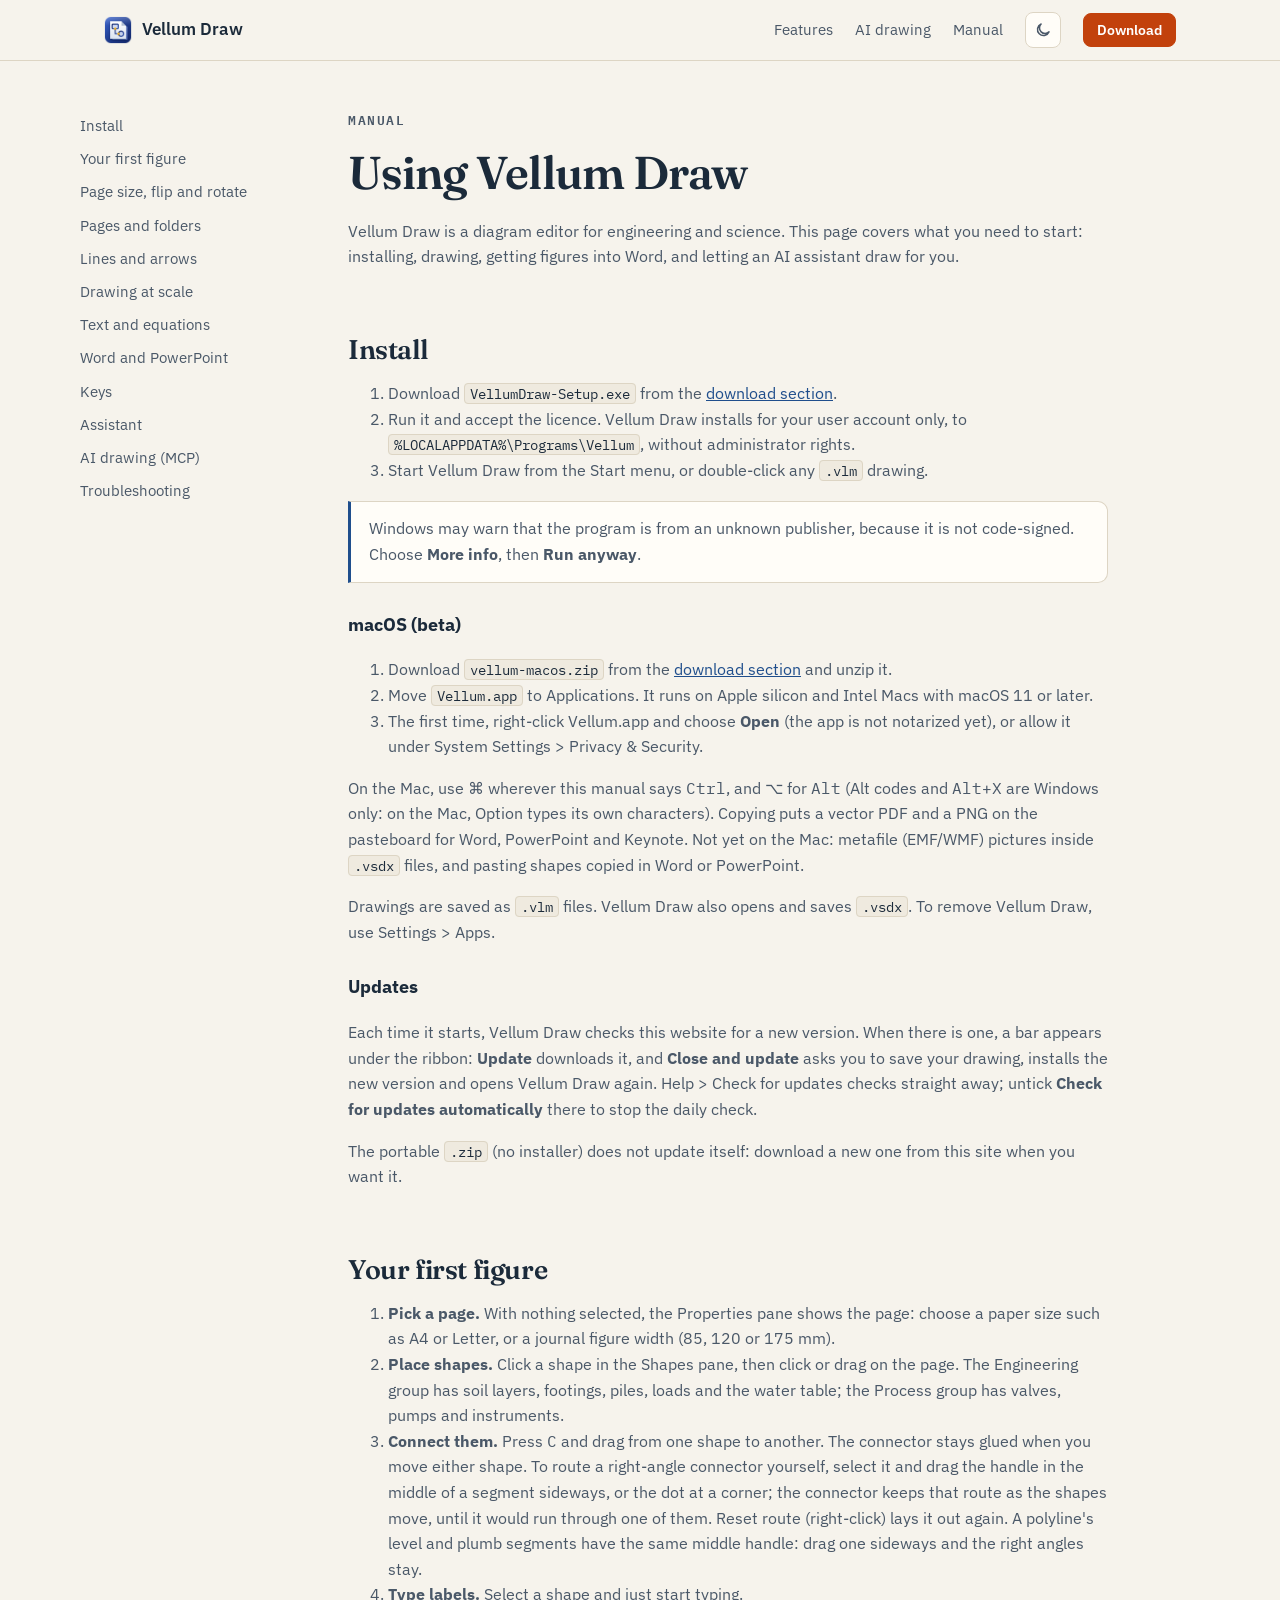
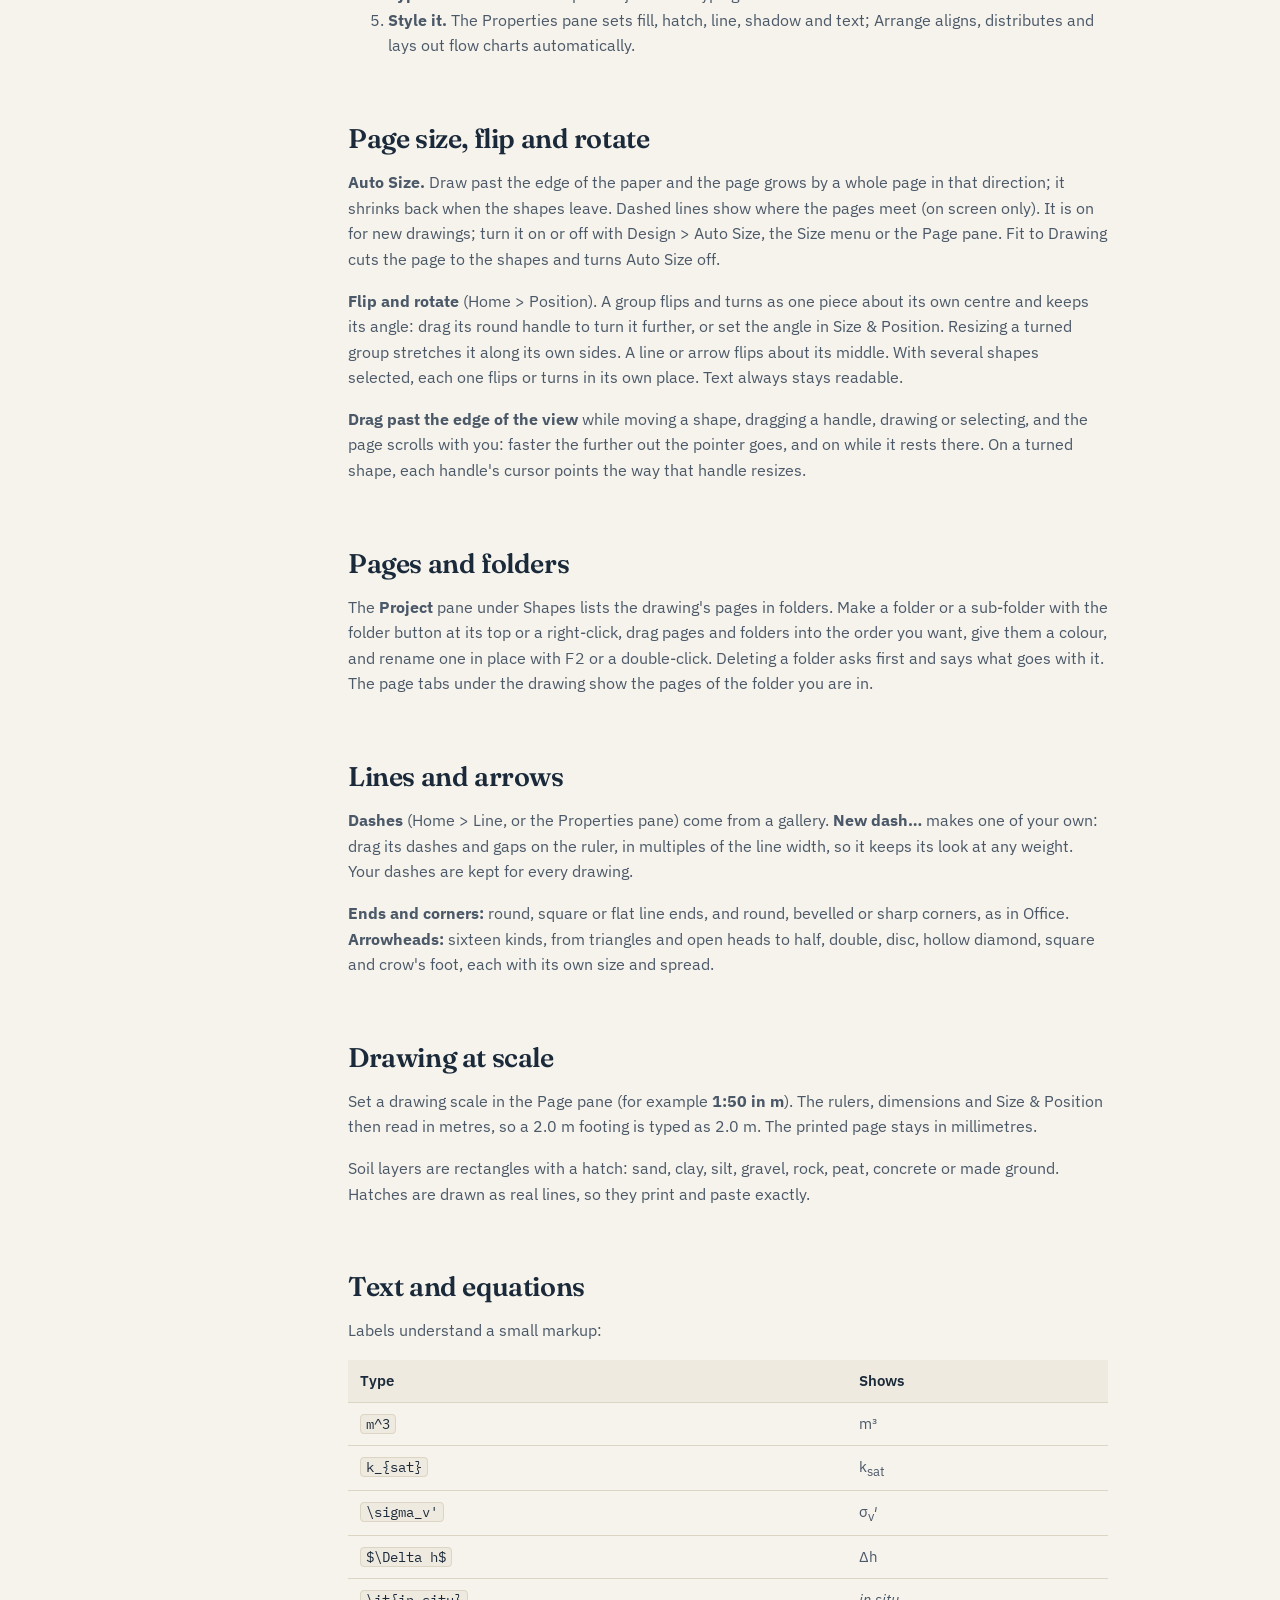
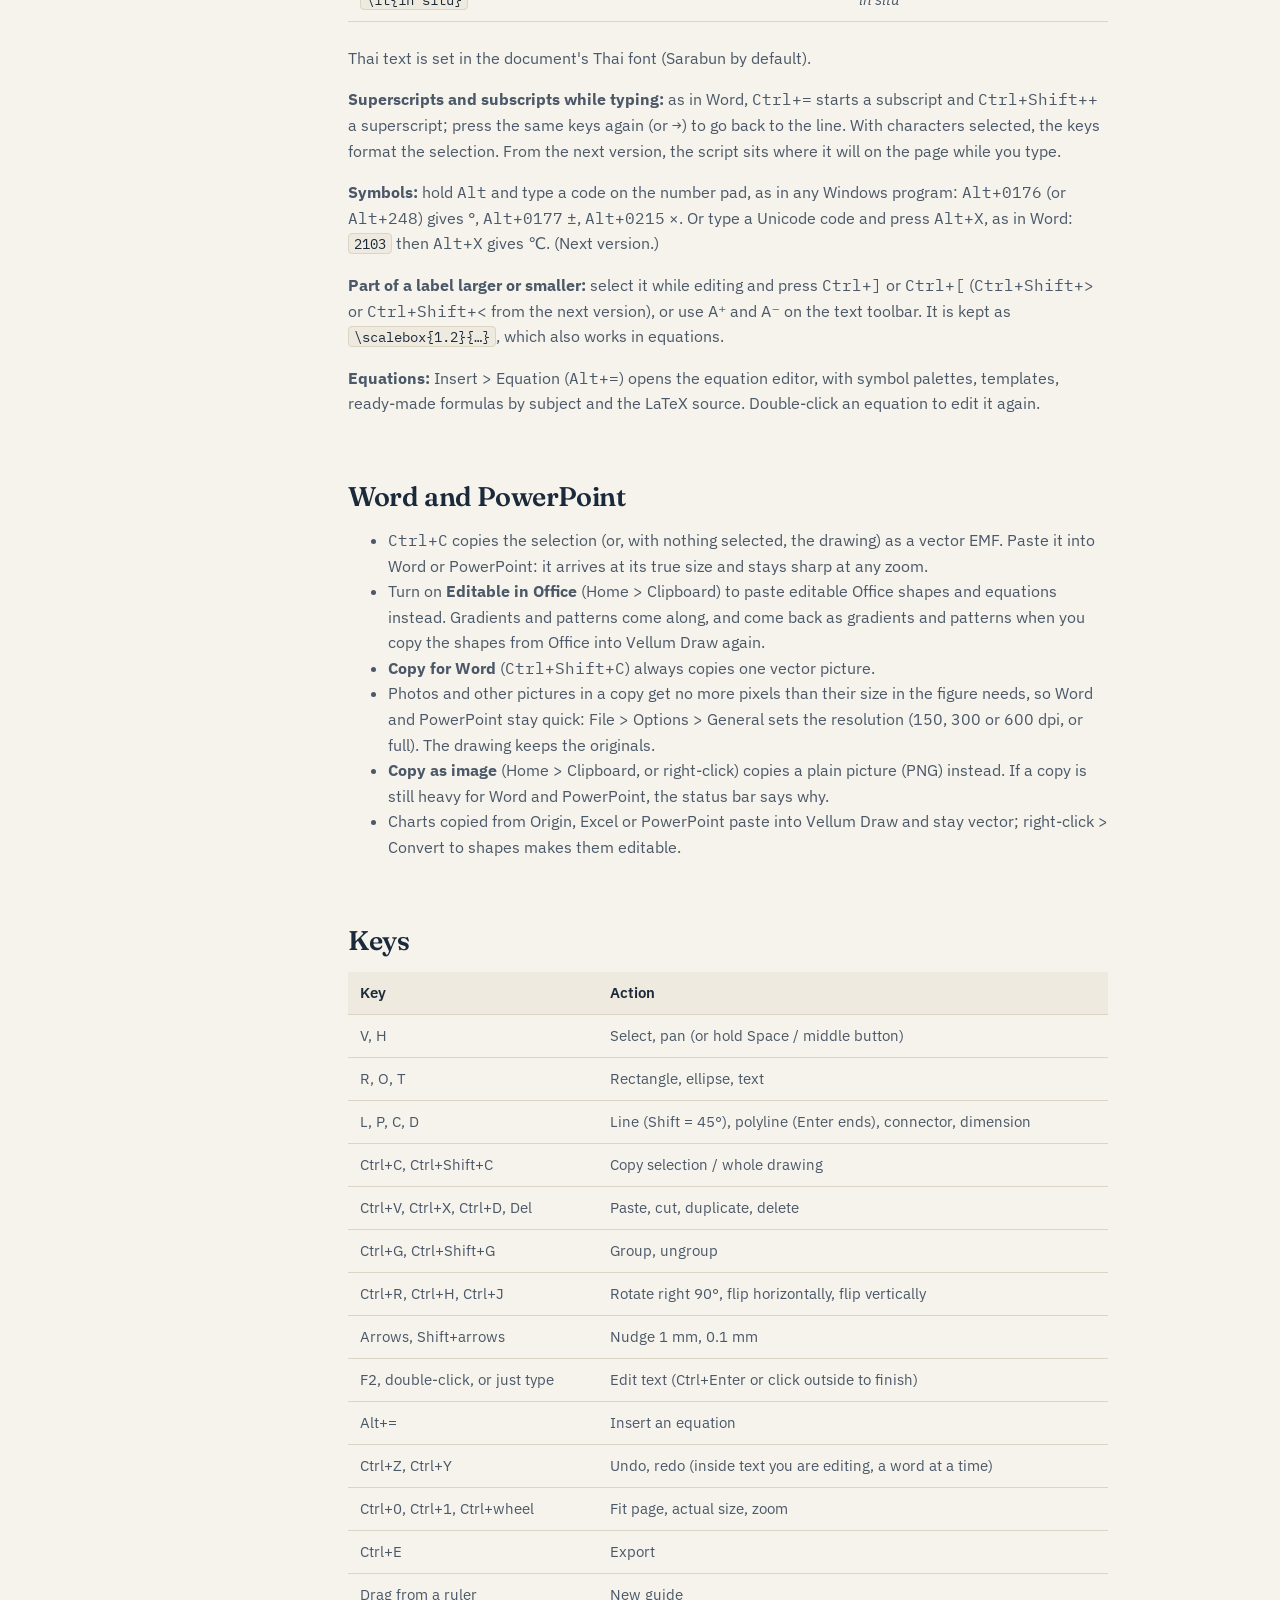
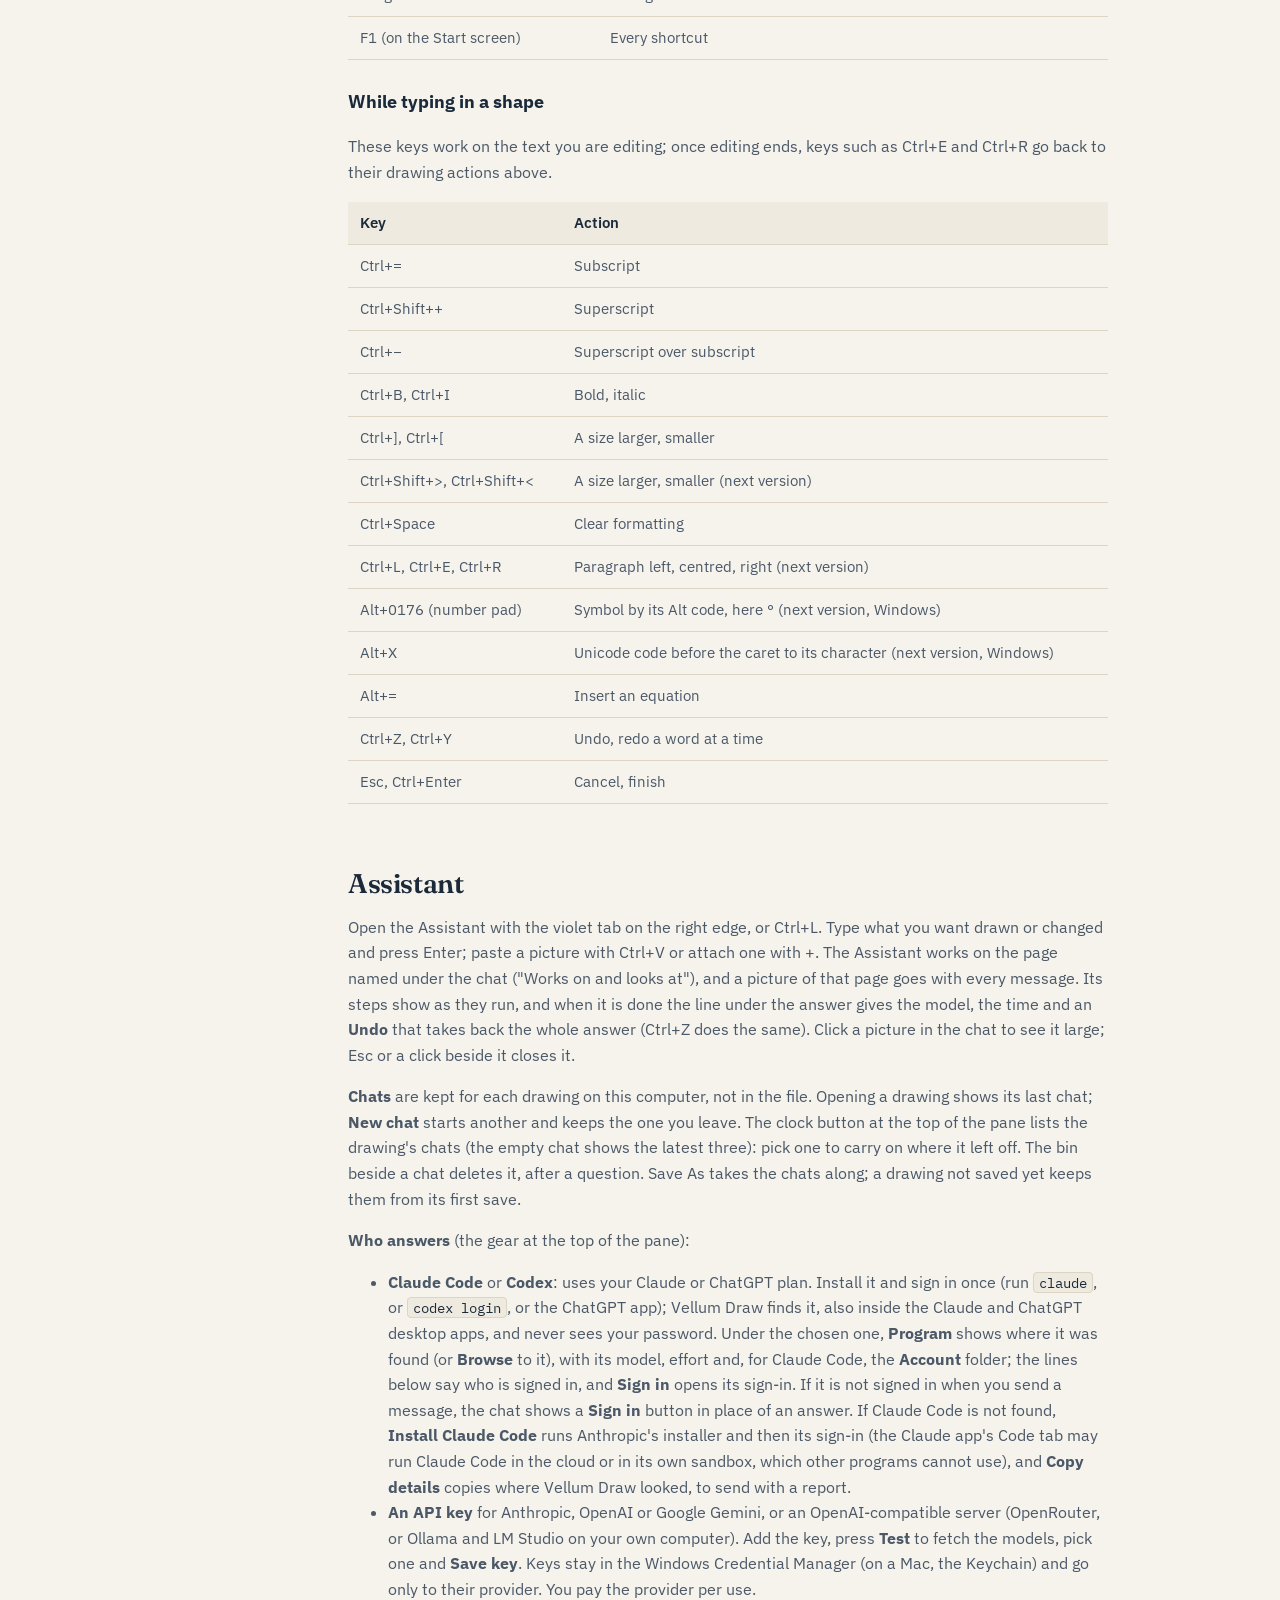
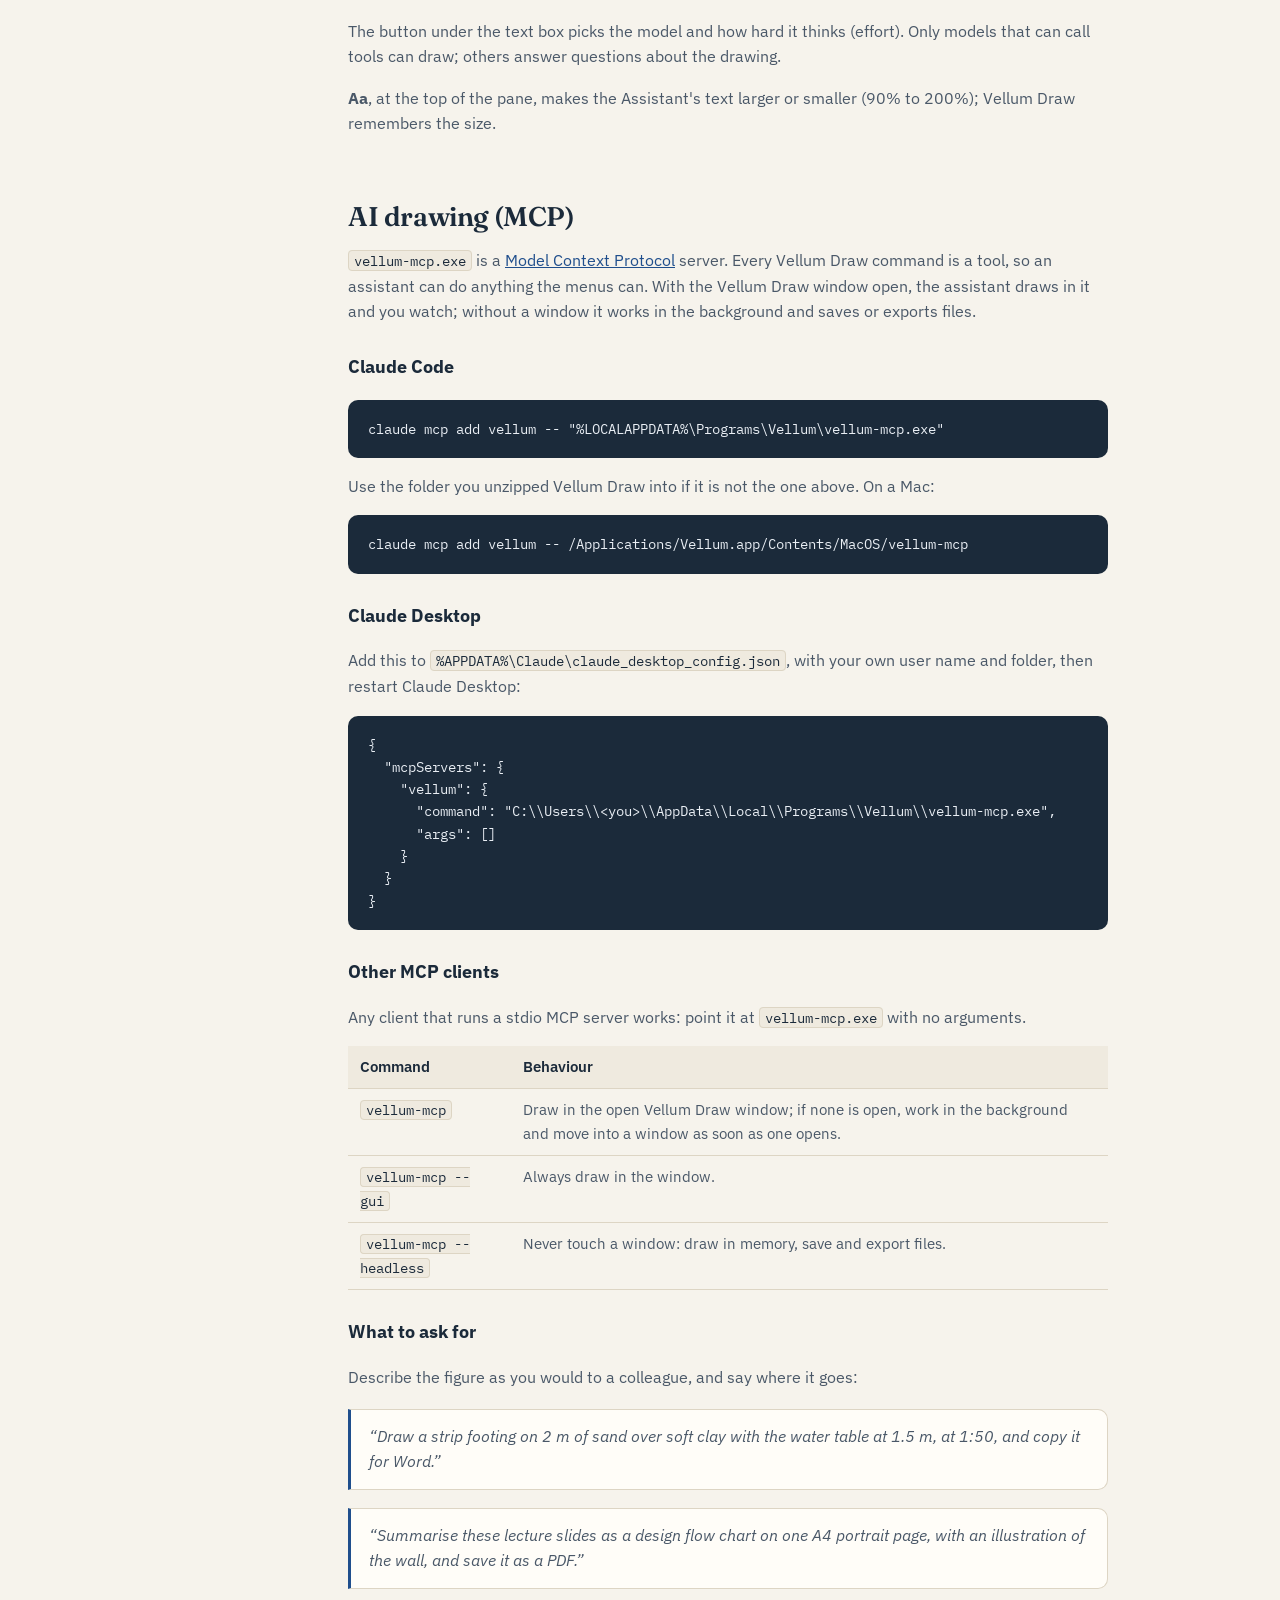
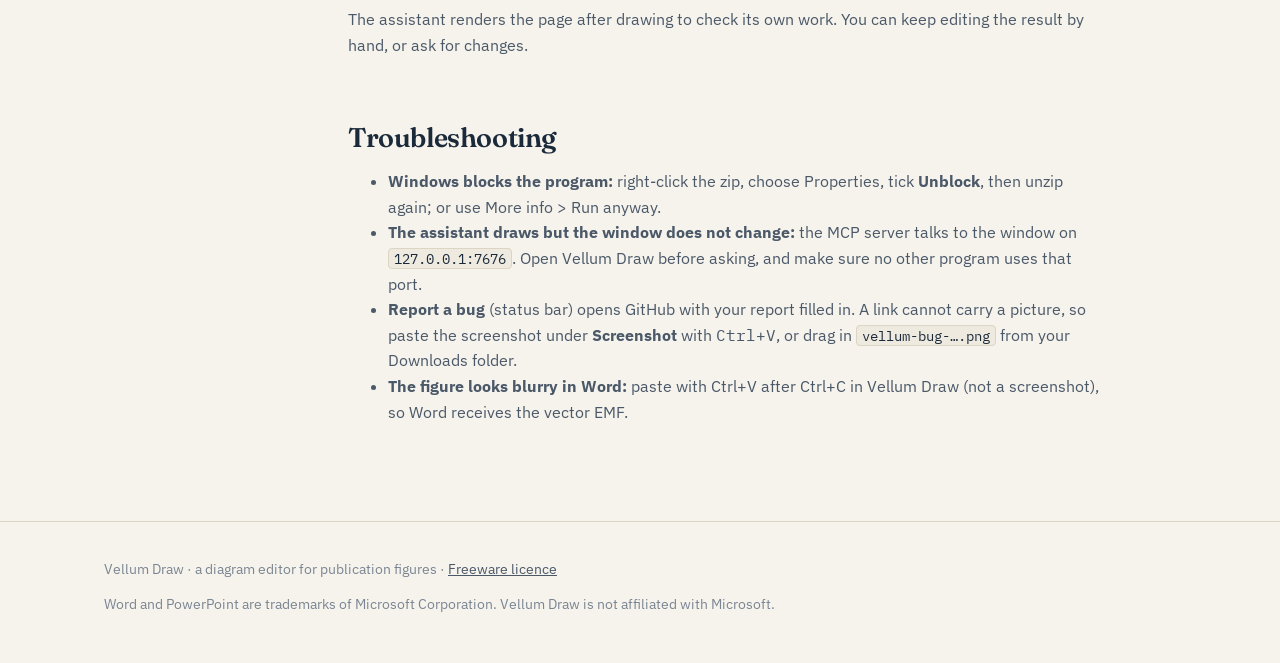
<file: manual.html>
<!doctype html>
<html lang="en">
<head>
<meta charset="utf-8">
<meta name="viewport" content="width=device-width, initial-scale=1">
<title>Vellum Draw manual</title>
<meta name="description" content="Install Vellum Draw, draw your first figure, paste it into Word, and connect an AI assistant through MCP.">
<link rel="icon" href="assets/icon.svg" type="image/svg+xml">
<link rel="preconnect" href="https://fonts.googleapis.com">
<link rel="preconnect" href="https://fonts.gstatic.com" crossorigin>
<link href="https://fonts.googleapis.com/css2?family=Fraunces:ital,opsz,wght@0,9..144,500;0,9..144,600;1,9..144,500&family=IBM+Plex+Mono:wght@400;600&family=IBM+Plex+Sans:wght@400;600&display=swap" rel="stylesheet">
<link rel="stylesheet" href="style.css?v=2">
<script src="theme.js"></script>
</head>
<body>

<header class="top">
  <div class="wrap">
    <a class="brand" href="./"><img src="assets/icon-256.png" alt="">Vellum Draw</a>
    <nav>
      <a href="./#features">Features</a>
      <a href="./#agents">AI drawing</a>
      <a href="manual.html">Manual</a>
      <button class="theme-toggle" type="button" aria-label="Switch theme">
        <svg class="to-dark" viewBox="0 0 24 24" fill="none" stroke="currentColor" stroke-width="2" stroke-linecap="round" stroke-linejoin="round" aria-hidden="true"><path d="M20 14.5A8 8 0 1 1 9.5 4a6.5 6.5 0 0 0 10.5 10.5z"/></svg>
        <svg class="to-light" viewBox="0 0 24 24" fill="none" stroke="currentColor" stroke-width="2" stroke-linecap="round" stroke-linejoin="round" aria-hidden="true"><circle cx="12" cy="12" r="4"/><path d="M12 2v2M12 20v2M4.9 4.9l1.4 1.4M17.7 17.7l1.4 1.4M2 12h2M20 12h2M4.9 19.1l1.4-1.4M17.7 6.3l1.4-1.4"/></svg>
      </button>
      <a class="btn small primary" href="./#download">Download</a>
    </nav>
  </div>
</header>

<main class="wrap doc">
  <nav class="toc" aria-label="Contents">
    <a href="#install">Install</a>
    <a href="#first">Your first figure</a>
    <a href="#page">Page size, flip and rotate</a>
    <a href="#pages">Pages and folders</a>
    <a href="#lines">Lines and arrows</a>
    <a href="#scale">Drawing at scale</a>
    <a href="#text">Text and equations</a>
    <a href="#word">Word and PowerPoint</a>
    <a href="#keys">Keys</a>
    <a href="#assistant">Assistant</a>
    <a href="#mcp">AI drawing (MCP)</a>
    <a href="#trouble">Troubleshooting</a>
  </nav>

  <article>
    <p class="eyebrow">Manual</p>
    <h1>Using Vellum Draw</h1>
    <p>Vellum Draw is a diagram editor for engineering and science. This page covers what you need to
      start: installing, drawing, getting figures into Word, and letting an AI assistant draw
      for you.</p>

    <h2 id="install">Install</h2>
    <ol>
      <li>Download <code>VellumDraw-Setup.exe</code> from the <a href="./#download">download section</a>.</li>
      <li>Run it and accept the licence. Vellum Draw installs for your user account only, to
        <code>%LOCALAPPDATA%\Programs\Vellum</code>, without administrator rights.</li>
      <li>Start Vellum Draw from the Start menu, or double-click any <code>.vlm</code> drawing.</li>
    </ol>
    <div class="callout"><p>Windows may warn that the program is from an unknown publisher,
      because it is not code-signed. Choose <b>More info</b>, then <b>Run anyway</b>.</p></div>
    <h3>macOS (beta)</h3>
    <ol>
      <li>Download <code>vellum-macos.zip</code> from the <a href="./#download">download section</a> and
        unzip it.</li>
      <li>Move <code>Vellum.app</code> to Applications. It runs on Apple silicon and Intel Macs
        with macOS 11 or later.</li>
      <li>The first time, right-click Vellum.app and choose <b>Open</b> (the app is not notarized
        yet), or allow it under System Settings &gt; Privacy &amp; Security.</li>
    </ol>
    <p>On the Mac, use <kbd>⌘</kbd> wherever this manual says <kbd>Ctrl</kbd>, and <kbd>⌥</kbd>
      for <kbd>Alt</kbd> (Alt codes and <kbd>Alt</kbd>+<kbd>X</kbd> are Windows only: on the
      Mac, Option types its own characters). Copying puts a vector PDF and a PNG on the pasteboard for Word,
      PowerPoint and Keynote. Not yet on the Mac: metafile (EMF/WMF) pictures inside
      <code>.vsdx</code> files, and pasting shapes copied in Word or PowerPoint.</p>
    <p>Drawings are saved as <code>.vlm</code> files. Vellum Draw also opens and saves
      <code>.vsdx</code>. To remove Vellum Draw, use Settings &gt; Apps.</p>

    <h3>Updates</h3>
    <p>Each time it starts, Vellum Draw checks this website for a new version. When there is one, a bar
      appears under the ribbon: <b>Update</b> downloads it, and <b>Close and update</b> asks you
      to save your drawing, installs the new version and opens Vellum Draw again. Help &gt; Check
      for updates checks straight away; untick <b>Check for updates automatically</b> there to
      stop the daily check.</p>
    <p>The portable <code>.zip</code> (no installer) does not update itself: download a new one
      from this site when you want it.</p>

    <h2 id="first">Your first figure</h2>
    <ol>
      <li><b>Pick a page.</b> With nothing selected, the Properties pane shows the page: choose
        a paper size such as A4 or Letter, or a journal figure width (85, 120 or 175 mm).</li>
      <li><b>Place shapes.</b> Click a shape in the Shapes pane, then click or drag on the
        page. The Engineering group has soil layers, footings, piles, loads and the water
        table; the Process group has valves, pumps and instruments.</li>
      <li><b>Connect them.</b> Press <kbd>C</kbd> and drag from one shape to another. The
        connector stays glued when you move either shape. To route a right-angle connector
        yourself, select it and drag the handle in the middle of a segment sideways, or the
        dot at a corner; the connector keeps that route as the shapes move, until it would run
        through one of them. Reset route (right-click) lays it out again. A polyline's level
        and plumb segments have the same middle handle: drag one sideways and the right angles
        stay.</li>
      <li><b>Type labels.</b> Select a shape and just start typing.</li>
      <li><b>Style it.</b> The Properties pane sets fill, hatch, line, shadow and text; Arrange
        aligns, distributes and lays out flow charts automatically.</li>
    </ol>

    <h2 id="page">Page size, flip and rotate</h2>
    <p><b>Auto Size.</b> Draw past the edge of the paper and the page grows by a whole page in
      that direction; it shrinks back when the shapes leave. Dashed lines show where the pages
      meet (on screen only). It is on for new drawings; turn it on or off with Design &gt; Auto
      Size, the Size menu or the Page pane. Fit to Drawing cuts the page to the shapes and turns
      Auto Size off.</p>
    <p><b>Flip and rotate</b> (Home &gt; Position). A group flips and turns as one piece about
      its own centre and keeps its angle: drag its round handle to turn it further, or set the
      angle in Size &amp; Position. Resizing a turned group stretches it along its own sides.
      A line or arrow flips about its middle. With several shapes selected, each one flips or
      turns in its own place. Text always stays readable.</p>
    <p><b>Drag past the edge of the view</b> while moving a shape, dragging a handle, drawing or
      selecting, and the page scrolls with you: faster the further out the pointer goes, and on
      while it rests there. On a turned shape, each handle's cursor points the way that handle
      resizes.</p>

    <h2 id="pages">Pages and folders</h2>
    <p>The <b>Project</b> pane under Shapes lists the drawing's pages in folders. Make a folder
      or a sub-folder with the folder button at its top or a right-click, drag pages and folders into the
      order you want, give them a colour, and rename one in place with <kbd>F2</kbd> or a
      double-click. Deleting a folder asks first and says what goes with it. The page tabs under
      the drawing show the pages of the folder you are in.</p>

    <h2 id="lines">Lines and arrows</h2>
    <p><b>Dashes</b> (Home &gt; Line, or the Properties pane) come from a gallery. <b>New
      dash…</b> makes one of your own: drag its dashes and gaps on the ruler, in multiples of
      the line width, so it keeps its look at any weight. Your dashes are kept for every
      drawing.</p>
    <p><b>Ends and corners:</b> round, square or flat line ends, and round, bevelled or sharp
      corners, as in Office. <b>Arrowheads:</b> sixteen kinds, from triangles and open heads to
      half, double, disc, hollow diamond, square and crow's foot, each with its own size and
      spread.</p>

    <h2 id="scale">Drawing at scale</h2>
    <p>Set a drawing scale in the Page pane (for example <b>1:50 in m</b>). The rulers,
      dimensions and Size &amp; Position then read in metres, so a 2.0 m footing is typed as
      2.0 m. The printed page stays in millimetres.</p>
    <p>Soil layers are rectangles with a hatch: sand, clay, silt, gravel, rock, peat, concrete
      or made ground. Hatches are drawn as real lines, so they print and paste exactly.</p>

    <h2 id="text">Text and equations</h2>
    <p>Labels understand a small markup:</p>
    <table>
      <tr><th>Type</th><th>Shows</th></tr>
      <tr><td><code>m^3</code></td><td>m³</td></tr>
      <tr><td><code>k_{sat}</code></td><td>k<sub>sat</sub></td></tr>
      <tr><td><code>\sigma_v'</code></td><td>σ<sub>v</sub>′</td></tr>
      <tr><td><code>$\Delta h$</code></td><td>Δh</td></tr>
      <tr><td><code>\it{in situ}</code></td><td><i>in situ</i></td></tr>
    </table>
    <p>Thai text is set in the document's Thai font (Sarabun by default).</p>
    <p><b>Superscripts and subscripts while typing:</b> as in Word,
      <kbd>Ctrl</kbd>+<kbd>=</kbd> starts a subscript and
      <kbd>Ctrl</kbd>+<kbd>Shift</kbd>+<kbd>+</kbd> a superscript; press the same keys again
      (or <kbd>→</kbd>) to go back to the line. With characters selected, the keys format the
      selection. From the next version, the script sits where it will on the page while you type.</p>
    <p><b>Symbols:</b> hold <kbd>Alt</kbd> and type a code on the number pad, as in any
      Windows program: <kbd>Alt</kbd>+<kbd>0176</kbd> (or <kbd>Alt</kbd>+<kbd>248</kbd>) gives °,
      <kbd>Alt</kbd>+<kbd>0177</kbd> ±, <kbd>Alt</kbd>+<kbd>0215</kbd> ×. Or type a Unicode code
      and press <kbd>Alt</kbd>+<kbd>X</kbd>, as in Word: <code>2103</code> then
      <kbd>Alt</kbd>+<kbd>X</kbd> gives ℃. (Next version.)</p>
    <p><b>Part of a label larger or smaller:</b> select it while editing and press
      <kbd>Ctrl</kbd>+<kbd>]</kbd> or <kbd>Ctrl</kbd>+<kbd>[</kbd>
      (<kbd>Ctrl</kbd>+<kbd>Shift</kbd>+<kbd>&gt;</kbd> or <kbd>Ctrl</kbd>+<kbd>Shift</kbd>+<kbd>&lt;</kbd>
      from the next version), or use A⁺ and A⁻ on the text toolbar. It is kept as <code>\scalebox{1.2}{…}</code>, which also works in
      equations.</p>
    <p><b>Equations:</b> Insert &gt; Equation (<kbd>Alt</kbd>+<kbd>=</kbd>) opens the
      equation editor, with symbol palettes, templates, ready-made formulas by subject and the
      LaTeX source. Double-click an equation to edit it again.</p>

    <h2 id="word">Word and PowerPoint</h2>
    <ul>
      <li><kbd>Ctrl</kbd>+<kbd>C</kbd> copies the selection (or, with nothing selected, the
        drawing) as a vector EMF. Paste it into Word or PowerPoint: it arrives at its true
        size and stays sharp at any zoom.</li>
      <li>Turn on <b>Editable in Office</b> (Home &gt; Clipboard) to paste editable Office
        shapes and equations instead. Gradients and patterns come along, and come back as
        gradients and patterns when you copy the shapes from Office into Vellum Draw again.</li>
      <li><b>Copy for Word</b> (<kbd>Ctrl</kbd>+<kbd>Shift</kbd>+<kbd>C</kbd>) always copies one
        vector picture.</li>
      <li>Photos and other pictures in a copy get no more pixels than their size in the figure
        needs, so Word and PowerPoint stay quick: File &gt; Options &gt; General sets the
        resolution (150, 300 or 600 dpi, or full). The drawing keeps the originals.</li>
      <li><b>Copy as image</b> (Home &gt; Clipboard, or right-click) copies a plain picture
        (PNG) instead. If a copy is still heavy for Word and PowerPoint, the status bar says
        why.</li>
      <li>Charts copied from Origin, Excel or PowerPoint paste into Vellum Draw and stay vector;
        right-click &gt; Convert to shapes makes them editable.</li>
    </ul>

    <h2 id="keys">Keys</h2>
    <table>
      <tr><th>Key</th><th>Action</th></tr>
      <tr><td>V, H</td><td>Select, pan (or hold Space / middle button)</td></tr>
      <tr><td>R, O, T</td><td>Rectangle, ellipse, text</td></tr>
      <tr><td>L, P, C, D</td><td>Line (Shift = 45°), polyline (Enter ends), connector, dimension</td></tr>
      <tr><td>Ctrl+C, Ctrl+Shift+C</td><td>Copy selection / whole drawing</td></tr>
      <tr><td>Ctrl+V, Ctrl+X, Ctrl+D, Del</td><td>Paste, cut, duplicate, delete</td></tr>
      <tr><td>Ctrl+G, Ctrl+Shift+G</td><td>Group, ungroup</td></tr>
      <tr><td>Ctrl+R, Ctrl+H, Ctrl+J</td><td>Rotate right 90°, flip horizontally, flip vertically</td></tr>
      <tr><td>Arrows, Shift+arrows</td><td>Nudge 1 mm, 0.1 mm</td></tr>
      <tr><td>F2, double-click, or just type</td><td>Edit text (Ctrl+Enter or click outside to finish)</td></tr>
      <tr><td>Alt+=</td><td>Insert an equation</td></tr>
      <tr><td>Ctrl+Z, Ctrl+Y</td><td>Undo, redo (inside text you are editing, a word at a time)</td></tr>
      <tr><td>Ctrl+0, Ctrl+1, Ctrl+wheel</td><td>Fit page, actual size, zoom</td></tr>
      <tr><td>Ctrl+E</td><td>Export</td></tr>
      <tr><td>Drag from a ruler</td><td>New guide</td></tr>
      <tr><td>F1 (on the Start screen)</td><td>Every shortcut</td></tr>
    </table>
    <h3>While typing in a shape</h3>
    <p>These keys work on the text you are editing; once editing ends, keys such as Ctrl+E and
      Ctrl+R go back to their drawing actions above.</p>
    <table>
      <tr><th>Key</th><th>Action</th></tr>
      <tr><td>Ctrl+=</td><td>Subscript</td></tr>
      <tr><td>Ctrl+Shift++</td><td>Superscript</td></tr>
      <tr><td>Ctrl+−</td><td>Superscript over subscript</td></tr>
      <tr><td>Ctrl+B, Ctrl+I</td><td>Bold, italic</td></tr>
      <tr><td>Ctrl+], Ctrl+[</td><td>A size larger, smaller</td></tr>
      <tr><td>Ctrl+Shift+&gt;, Ctrl+Shift+&lt;</td><td>A size larger, smaller (next version)</td></tr>
      <tr><td>Ctrl+Space</td><td>Clear formatting</td></tr>
      <tr><td>Ctrl+L, Ctrl+E, Ctrl+R</td><td>Paragraph left, centred, right (next version)</td></tr>
      <tr><td>Alt+0176 (number pad)</td><td>Symbol by its Alt code, here ° (next version, Windows)</td></tr>
      <tr><td>Alt+X</td><td>Unicode code before the caret to its character (next version, Windows)</td></tr>
      <tr><td>Alt+=</td><td>Insert an equation</td></tr>
      <tr><td>Ctrl+Z, Ctrl+Y</td><td>Undo, redo a word at a time</td></tr>
      <tr><td>Esc, Ctrl+Enter</td><td>Cancel, finish</td></tr>
    </table>

    <h2 id="assistant">Assistant</h2>
    <p>Open the Assistant with the violet tab on the right edge, or Ctrl+L. Type what you want
      drawn or changed and press Enter; paste a picture with Ctrl+V or attach one with +. The
      Assistant works on the page named under the chat ("Works on and looks at"), and a picture
      of that page goes with every message. Its steps show as they run, and when it is done the
      line under the answer gives the model, the time and an <b>Undo</b> that takes back the
      whole answer (Ctrl+Z does the same). Click a picture in the chat to see it large; Esc or a
      click beside it closes it.</p>
    <p><b>Chats</b> are kept for each drawing on this computer, not in the file. Opening a drawing
      shows its last chat; <b>New chat</b> starts another and keeps the one you leave. The clock
      button at the top of the pane lists the drawing's chats (the empty chat shows the latest
      three): pick one to carry on where it left off. The bin beside a chat deletes it, after a
      question. Save As takes the chats along; a drawing not saved yet keeps them from its first
      save.</p>
    <p><b>Who answers</b> (the gear at the top of the pane):</p>
    <ul>
      <li><b>Claude Code</b> or <b>Codex</b>: uses your Claude or ChatGPT plan. Install it and sign
        in once (run <code>claude</code>, or <code>codex login</code>, or the ChatGPT app); Vellum
        Draw finds it, also inside the Claude and ChatGPT desktop apps, and never sees your
        password. Under the chosen one, <b>Program</b> shows where it was found (or <b>Browse</b>
        to it), with its model, effort and, for Claude Code, the <b>Account</b> folder; the lines
        below say who is signed in, and <b>Sign in</b> opens its sign-in. If it is not signed in when
        you send a message, the chat shows a <b>Sign in</b> button in place of an answer. If Claude
        Code is not found, <b>Install Claude Code</b> runs Anthropic's installer and then its
        sign-in (the Claude app's Code tab may run Claude Code in the cloud or in its own sandbox,
        which other programs cannot use), and <b>Copy details</b> copies where Vellum Draw looked,
        to send with a report.</li>
      <li><b>An API key</b> for Anthropic, OpenAI or Google Gemini, or an OpenAI-compatible server
        (OpenRouter, or Ollama and LM Studio on your own computer). Add the key, press
        <b>Test</b> to fetch the models, pick one and <b>Save key</b>. Keys stay in the Windows
        Credential Manager (on a Mac, the Keychain) and go only to their provider. You pay the provider per use.</li>
    </ul>
    <p>The button under the text box picks the model and how hard it thinks (effort). Only models
      that can call tools can draw; others answer questions about the drawing.</p>
    <p><b>Aa</b>, at the top of the pane, makes the Assistant's text larger or smaller (90% to
      200%); Vellum Draw remembers the size.</p>

    <h2 id="mcp">AI drawing (MCP)</h2>
    <p><code>vellum-mcp.exe</code> is a <a href="https://modelcontextprotocol.io">Model Context
      Protocol</a> server. Every Vellum Draw command is a tool, so an assistant can do anything the
      menus can. With the Vellum Draw window open, the assistant draws in it and you watch;
      without a window it works in the background and saves or exports files.</p>

    <h3>Claude Code</h3>
<pre class="code">claude mcp add vellum -- "%LOCALAPPDATA%\Programs\Vellum\vellum-mcp.exe"</pre>
    <p>Use the folder you unzipped Vellum Draw into if it is not the one above. On a Mac:</p>
<pre class="code">claude mcp add vellum -- /Applications/Vellum.app/Contents/MacOS/vellum-mcp</pre>

    <h3>Claude Desktop</h3>
    <p>Add this to <code>%APPDATA%\Claude\claude_desktop_config.json</code>, with your own
      user name and folder, then restart Claude Desktop:</p>
<pre class="code">{
  "mcpServers": {
    "vellum": {
      "command": "C:\\Users\\&lt;you&gt;\\AppData\\Local\\Programs\\Vellum\\vellum-mcp.exe",
      "args": []
    }
  }
}</pre>

    <h3>Other MCP clients</h3>
    <p>Any client that runs a stdio MCP server works: point it at <code>vellum-mcp.exe</code>
      with no arguments.</p>
    <table>
      <tr><th>Command</th><th>Behaviour</th></tr>
      <tr><td><code>vellum-mcp</code></td><td>Draw in the open Vellum Draw window; if none is open,
        work in the background and move into a window as soon as one opens.</td></tr>
      <tr><td><code>vellum-mcp --gui</code></td><td>Always draw in the window.</td></tr>
      <tr><td><code>vellum-mcp --headless</code></td><td>Never touch a window: draw in memory,
        save and export files.</td></tr>
    </table>

    <h3>What to ask for</h3>
    <p>Describe the figure as you would to a colleague, and say where it goes:</p>
    <div class="callout"><p><i>“Draw a strip footing on 2 m of sand over soft clay with the
      water table at 1.5 m, at 1:50, and copy it for Word.”</i></p></div>
    <div class="callout"><p><i>“Summarise these lecture slides as a design flow chart on one A4
      portrait page, with an illustration of the wall, and save it as a PDF.”</i></p></div>
    <p>The assistant renders the page after drawing to check its own work. You can keep
      editing the result by hand, or ask for changes.</p>

    <h2 id="trouble">Troubleshooting</h2>
    <ul>
      <li><b>Windows blocks the program:</b> right-click the zip, choose Properties, tick
        <b>Unblock</b>, then unzip again; or use More info &gt; Run anyway.</li>
      <li><b>The assistant draws but the window does not change:</b> the MCP server talks to
        the window on <code>127.0.0.1:7676</code>. Open Vellum Draw before asking, and make sure no
        other program uses that port.</li>
      <li><b>Report a bug</b> (status bar) opens GitHub with your report filled in. A link
        cannot carry a picture, so paste the screenshot under <b>Screenshot</b> with
        <kbd>Ctrl</kbd>+<kbd>V</kbd>, or drag in <code>vellum-bug-….png</code> from your
        Downloads folder.</li>
      <li><b>The figure looks blurry in Word:</b> paste with Ctrl+V after Ctrl+C in Vellum Draw
        (not a screenshot), so Word receives the vector EMF.</li>
    </ul>
  </article>
</main>

<footer>
  <div class="wrap">
    <span>Vellum Draw · a diagram editor for publication figures · <a href="LICENSE.txt">Freeware licence</a></span>
    <span>Word and PowerPoint are trademarks of Microsoft Corporation. Vellum Draw is not affiliated with Microsoft.</span>
  </div>
</footer>
</body>
</html>
</file>
<file: style.css>
:root {
  --paper: #f6f3ec;
  --paper-2: #efeadf;
  --card: #fffdf8;
  --ink: #1b2a3a;
  --ink-2: #4a5868;
  --ink-3: #7a8592;
  --rule: #ddd5c4;
  --grid: rgba(27, 42, 58, 0.055);
  --accent: #c2410c;
  --accent-ink: #ffffff;
  --blue: #1f4e8c;
  --green: #2e7d55;
  --code-bg: #1b2a3a;
  --code-ink: #e9eef4;
  --code-dim: #8fa3b8;
  --shadow: 0 1px 2px rgba(27, 42, 58, 0.06), 0 8px 28px rgba(27, 42, 58, 0.08);
  --radius: 10px;
  --max: 1120px;
  --serif: "Fraunces", Georgia, serif;
  --sans: "IBM Plex Sans", "Segoe UI", system-ui, sans-serif;
  --mono: "IBM Plex Mono", Consolas, monospace;
}

@media (prefers-color-scheme: dark) {
  :root:not([data-theme="light"]) {
    --paper: #12181f;
    --paper-2: #171f28;
    --card: #1b242e;
    --ink: #e8edf2;
    --ink-2: #b4bfca;
    --ink-3: #8592a0;
    --rule: #2b3642;
    --grid: rgba(232, 237, 242, 0.04);
    --accent: #f08a4b;
    --accent-ink: #1b1209;
    --blue: #7fb0ec;
    --green: #6cc497;
    --code-bg: #0c1116;
    --shadow: 0 1px 2px rgba(0, 0, 0, 0.3), 0 10px 30px rgba(0, 0, 0, 0.35);
  }
}
:root[data-theme="dark"] {
  --paper: #12181f;
  --paper-2: #171f28;
  --card: #1b242e;
  --ink: #e8edf2;
  --ink-2: #b4bfca;
  --ink-3: #8592a0;
  --rule: #2b3642;
  --grid: rgba(232, 237, 242, 0.04);
  --accent: #f08a4b;
  --accent-ink: #1b1209;
  --blue: #7fb0ec;
  --green: #6cc497;
  --code-bg: #0c1116;
  --shadow: 0 1px 2px rgba(0, 0, 0, 0.3), 0 10px 30px rgba(0, 0, 0, 0.35);
}
:root { color-scheme: light; }
:root[data-theme="dark"] { color-scheme: dark; }
@media (prefers-color-scheme: dark) { :root:not([data-theme="light"]) { color-scheme: dark; } }

* { box-sizing: border-box; }
html { scroll-behavior: smooth; }
body {
  margin: 0;
  background: var(--paper);
  color: var(--ink);
  font: 16px/1.6 var(--sans);
  -webkit-font-smoothing: antialiased;
}
img { max-width: 100%; height: auto; display: block; }
a { color: var(--blue); }
code, pre, kbd { font-family: var(--mono); }
:focus-visible { outline: 2px solid var(--accent); outline-offset: 3px; border-radius: 4px; }

.wrap { max-width: var(--max); margin: 0 auto; padding: 0 24px; }

/* Header */
.top {
  position: sticky; top: 0; z-index: 10;
  background: color-mix(in srgb, var(--paper) 88%, transparent);
  backdrop-filter: blur(8px);
  border-bottom: 1px solid var(--rule);
}
.top .wrap { display: flex; align-items: center; gap: 24px; height: 60px; }
.brand { display: flex; align-items: center; gap: 10px; font-weight: 600; color: var(--ink); text-decoration: none; font-size: 17px; }
.brand img { width: 28px; height: 28px; }
.top nav { margin-left: auto; display: flex; gap: 22px; align-items: center; }
.top nav a { color: var(--ink-2); text-decoration: none; font-size: 14.5px; }
.top nav a:hover { color: var(--ink); }

.btn {
  display: inline-flex; align-items: center; gap: 8px;
  padding: 11px 18px; border-radius: 8px;
  font: 600 15px var(--sans); text-decoration: none;
  border: 1px solid var(--rule); color: var(--ink); background: var(--card);
  transition: transform .12s ease, box-shadow .12s ease;
}
.btn:hover { transform: translateY(-1px); box-shadow: var(--shadow); }
.btn.primary { background: var(--accent); border-color: var(--accent); color: var(--accent-ink); }
.btn.small { padding: 7px 13px; font-size: 14px; }
.btn svg { width: 16px; height: 16px; }

/* Hero */
.hero {
  background-image:
    linear-gradient(var(--grid) 1px, transparent 1px),
    linear-gradient(90deg, var(--grid) 1px, transparent 1px);
  background-size: 24px 24px;
  border-bottom: 1px solid var(--rule);
}
.hero .wrap { padding-top: 72px; padding-bottom: 64px; }
.eyebrow { font: 600 12.5px var(--mono); letter-spacing: .12em; text-transform: uppercase; color: var(--accent); margin: 0 0 18px; }
h1 {
  font-family: var(--serif); font-weight: 600; font-size: clamp(38px, 6vw, 66px);
  line-height: 1.04; letter-spacing: -0.02em; margin: 0 0 22px; max-width: 14ch;
}
h1 em { font-style: italic; font-weight: 500; color: var(--blue); }
.lede { font-size: 19px; color: var(--ink-2); max-width: 60ch; margin: 0 0 30px; }
.cta { display: flex; flex-wrap: wrap; gap: 12px; align-items: center; }
.cta .note { color: var(--ink-3); font-size: 14px; }
.shot {
  margin-top: 52px; border-radius: 12px; overflow: hidden;
  border: 1px solid var(--rule); box-shadow: var(--shadow); background: var(--card);
}

/* Stats */
.stats { display: grid; grid-template-columns: repeat(4, 1fr); border-bottom: 1px solid var(--rule); }
.stat { padding: 30px 24px; border-right: 1px solid var(--rule); }
.stat:last-child { border-right: 0; }
.stat b { display: block; font: 600 34px/1.1 var(--serif); }
.stat span { color: var(--ink-2); font-size: 14.5px; }

/* Sections */
section { padding: 88px 0; }
section + section { border-top: 1px solid var(--rule); }
.alt { background: var(--paper-2); }
h2 { font: 600 clamp(28px, 4vw, 40px)/1.15 var(--serif); letter-spacing: -0.015em; margin: 0 0 14px; max-width: 22ch; }
.sub { color: var(--ink-2); font-size: 17.5px; max-width: 62ch; margin: 0 0 40px; }

.grid { display: grid; grid-template-columns: repeat(3, 1fr); gap: 18px; }
.card {
  background: var(--card); border: 1px solid var(--rule); border-radius: var(--radius);
  padding: 22px 22px 20px;
}
.card h3 { margin: 0 0 8px; font-size: 16.5px; }
.card p { margin: 0; color: var(--ink-2); font-size: 15px; }
.card .ic { width: 34px; height: 34px; border-radius: 8px; display: grid; place-items: center; margin-bottom: 14px; background: var(--paper-2); color: var(--accent); }
.card .ic svg { width: 19px; height: 19px; }

/* Agents */
.split { display: grid; grid-template-columns: 1fr 1fr; gap: 48px; align-items: start; }
.steps { list-style: none; padding: 0; margin: 0 0 28px; counter-reset: s; }
.steps li { counter-increment: s; position: relative; padding: 0 0 18px 44px; color: var(--ink-2); }
.steps li::before {
  content: counter(s); position: absolute; left: 0; top: 0;
  width: 28px; height: 28px; border-radius: 50%; display: grid; place-items: center;
  font: 600 13px var(--mono); border: 1.5px solid var(--accent); color: var(--accent);
}
.steps li b { color: var(--ink); }
pre.code {
  background: var(--code-bg); color: var(--code-ink); border-radius: var(--radius);
  padding: 18px 20px; overflow-x: auto; font-size: 13.5px; line-height: 1.65; margin: 0 0 16px;
}
pre.code .c { color: var(--code-dim); }
.prompt {
  border-left: 3px solid var(--accent); background: var(--card); padding: 14px 18px;
  border-radius: 0 var(--radius) var(--radius) 0; font-style: italic; color: var(--ink-2); margin: 0;
}
figure { margin: 0; }
figure.sheet { background: #fff; border: 1px solid var(--rule); border-radius: var(--radius); box-shadow: var(--shadow); padding: 10px; }
figcaption { color: var(--ink-3); font-size: 14px; margin-top: 12px; }

/* Gallery */
.gallery { display: grid; grid-template-columns: 1.4fr 1fr; gap: 18px; }
.gallery figure.sheet { display: flex; flex-direction: column; justify-content: center; }
.gallery .tall { grid-row: span 2; }

/* Word */
.word { display: grid; grid-template-columns: repeat(3, 1fr); gap: 0; border: 1px solid var(--rule); border-radius: var(--radius); overflow: hidden; background: var(--card); }
.word div { padding: 24px; border-right: 1px solid var(--rule); }
.word div:last-child { border-right: 0; }
.word kbd { font-size: 13px; background: var(--paper-2); border: 1px solid var(--rule); border-bottom-width: 2px; border-radius: 5px; padding: 1px 6px; }
.word h3 { margin: 0 0 6px; font-size: 16px; }
.word p { margin: 0; color: var(--ink-2); font-size: 15px; }

/* Download */
.dl { display: grid; grid-template-columns: 1.1fr 1fr; gap: 36px; align-items: start; }
.dl-cards { display: grid; gap: 20px; }
.dl-card .tag { font: 600 12px var(--sans); letter-spacing: .04em; text-transform: uppercase; color: var(--ink-3); border: 1px solid var(--rule); border-radius: 999px; padding: 2px 8px; vertical-align: middle; margin-left: 6px; }
.dl-card { background: var(--card); border: 1px solid var(--rule); border-radius: 12px; padding: 28px; box-shadow: var(--shadow); }
.dl-card h3 { margin: 0 0 4px; font: 600 24px var(--serif); }
.dl-card .meta { color: var(--ink-3); font-size: 14px; margin: 0 0 22px; }
.dl-card ul { margin: 22px 0 0; padding-left: 18px; color: var(--ink-2); font-size: 15px; }
.dl-card li { margin-bottom: 6px; }
.fine { color: var(--ink-3); font-size: 14px; }

footer { border-top: 1px solid var(--rule); padding: 36px 0 48px; color: var(--ink-3); font-size: 14px; }
footer .wrap { display: flex; flex-wrap: wrap; gap: 12px 28px; justify-content: space-between; }
footer a { color: var(--ink-2); }

/* Manual */
.doc { display: grid; grid-template-columns: 220px 1fr; gap: 48px; padding: 48px 0 80px; }
.toc { position: sticky; top: 84px; align-self: start; font-size: 14.5px; }
.toc a { display: block; color: var(--ink-2); text-decoration: none; padding: 5px 0; }
.toc a:hover { color: var(--accent); }
.doc article { max-width: 760px; }
.doc h1 { font-size: clamp(32px, 5vw, 46px); max-width: none; }
.doc h2 { font-size: 27px; margin-top: 56px; padding-top: 8px; max-width: none; }
.doc h3 { font-size: 18px; margin-top: 28px; }
.doc p, .doc li { color: var(--ink-2); }
.doc :not(pre) > code { background: var(--paper-2); border: 1px solid var(--rule); border-radius: 4px; padding: 0 5px; font-size: .9em; color: var(--ink); }
table { width: 100%; border-collapse: collapse; margin: 16px 0 24px; font-size: 15px; }
th, td { text-align: left; padding: 9px 12px; border-bottom: 1px solid var(--rule); vertical-align: top; }
th { font-weight: 600; color: var(--ink); background: var(--paper-2); }
td { color: var(--ink-2); }
.callout { background: var(--card); border: 1px solid var(--rule); border-left: 3px solid var(--blue); border-radius: 0 var(--radius) var(--radius) 0; padding: 14px 18px; margin: 18px 0; }
.callout p { margin: 0; }

@media (max-width: 900px) {
  .grid { grid-template-columns: 1fr 1fr; }
  .split, .dl, .gallery { grid-template-columns: 1fr; }
  .gallery .tall { grid-row: auto; }
  .stats { grid-template-columns: 1fr 1fr; }
  .stat:nth-child(2) { border-right: 0; }
  .stat:nth-child(-n+2) { border-bottom: 1px solid var(--rule); }
  .word { grid-template-columns: 1fr; }
  .word div { border-right: 0; border-bottom: 1px solid var(--rule); }
  .doc { grid-template-columns: 1fr; }
  .toc { position: static; display: flex; flex-wrap: wrap; gap: 4px 16px; }
}
@media (max-width: 600px) {
  .wrap { padding: 0 16px; }
  .grid { grid-template-columns: 1fr; }
  .top nav a:not(.btn) { display: none; }
  .hero .wrap { padding-top: 48px; }
  section { padding: 64px 0; }
  table { display: block; overflow-x: auto; }
}

.flush { padding: 0; }
.more { margin-top: 18px; }

/* Feature showcase */
.feature { display: grid; grid-template-columns: 1fr 1.35fr; gap: 48px; align-items: center; margin-bottom: 72px; }
.feature.flip .feature-text { order: 2; }
.feature h3 { font: 600 26px/1.2 var(--serif); margin: 0 0 12px; }
.feature p { color: var(--ink-2); margin: 0; }
.feature .eyebrow { margin-bottom: 10px; color: var(--accent); }
.frame { border-radius: 12px; overflow: hidden; border: 1px solid var(--rule); box-shadow: var(--shadow); background: var(--card); }
@media (max-width: 900px) {
  .feature { grid-template-columns: 1fr; gap: 24px; margin-bottom: 56px; }
  .feature.flip .feature-text { order: 0; }
}

.split > *, .dl > *, .feature > *, .gallery > *, .doc > * { min-width: 0; }

figure.wide { margin-bottom: 18px; }

/* Theme toggle */
.theme-toggle {
  display: inline-grid; place-items: center; width: 36px; height: 36px;
  border-radius: 8px; border: 1px solid var(--rule); background: var(--card);
  color: var(--ink-2); cursor: pointer; padding: 0;
}
.theme-toggle:hover { color: var(--ink); }
.theme-toggle svg { width: 18px; height: 18px; }
.theme-toggle .to-light { display: none; }
:root[data-theme="dark"] .theme-toggle .to-dark { display: none; }
:root[data-theme="dark"] .theme-toggle .to-light { display: block; }

.badges { display: flex; flex-wrap: wrap; gap: 8px; margin: -4px 0 22px; }
.badges img { height: 20px; width: auto; }

/* Sister app from the same team, at the top of the footer */
footer .family { justify-content: flex-start; align-items: center; gap: 16px 32px; padding-bottom: 28px; margin-bottom: 28px; border-bottom: 1px solid var(--rule); }
.family-label { font-family: var(--mono); font-size: 12px; letter-spacing: .12em; text-transform: uppercase; color: var(--ink-3); }
.sibling { display: flex; align-items: center; gap: 16px; max-width: 600px; min-height: 44px; padding: 12px 20px 12px 12px; background: var(--card); border: 1px solid var(--rule); border-radius: var(--radius); color: var(--ink); text-decoration: none; transition: border-color .15s, box-shadow .15s; }
.sibling img { width: 40px; height: 40px; flex: none; }
.sibling b { display: block; font-size: 15px; }
.sibling small { display: block; font-size: 13px; line-height: 1.45; color: var(--ink-2); }
.sibling svg { width: 18px; height: 18px; flex: none; color: var(--accent); }
.sibling:hover { border-color: var(--accent); box-shadow: var(--shadow); }
.sibling:focus-visible { outline: 2px solid var(--accent); outline-offset: 3px; }
</file>
